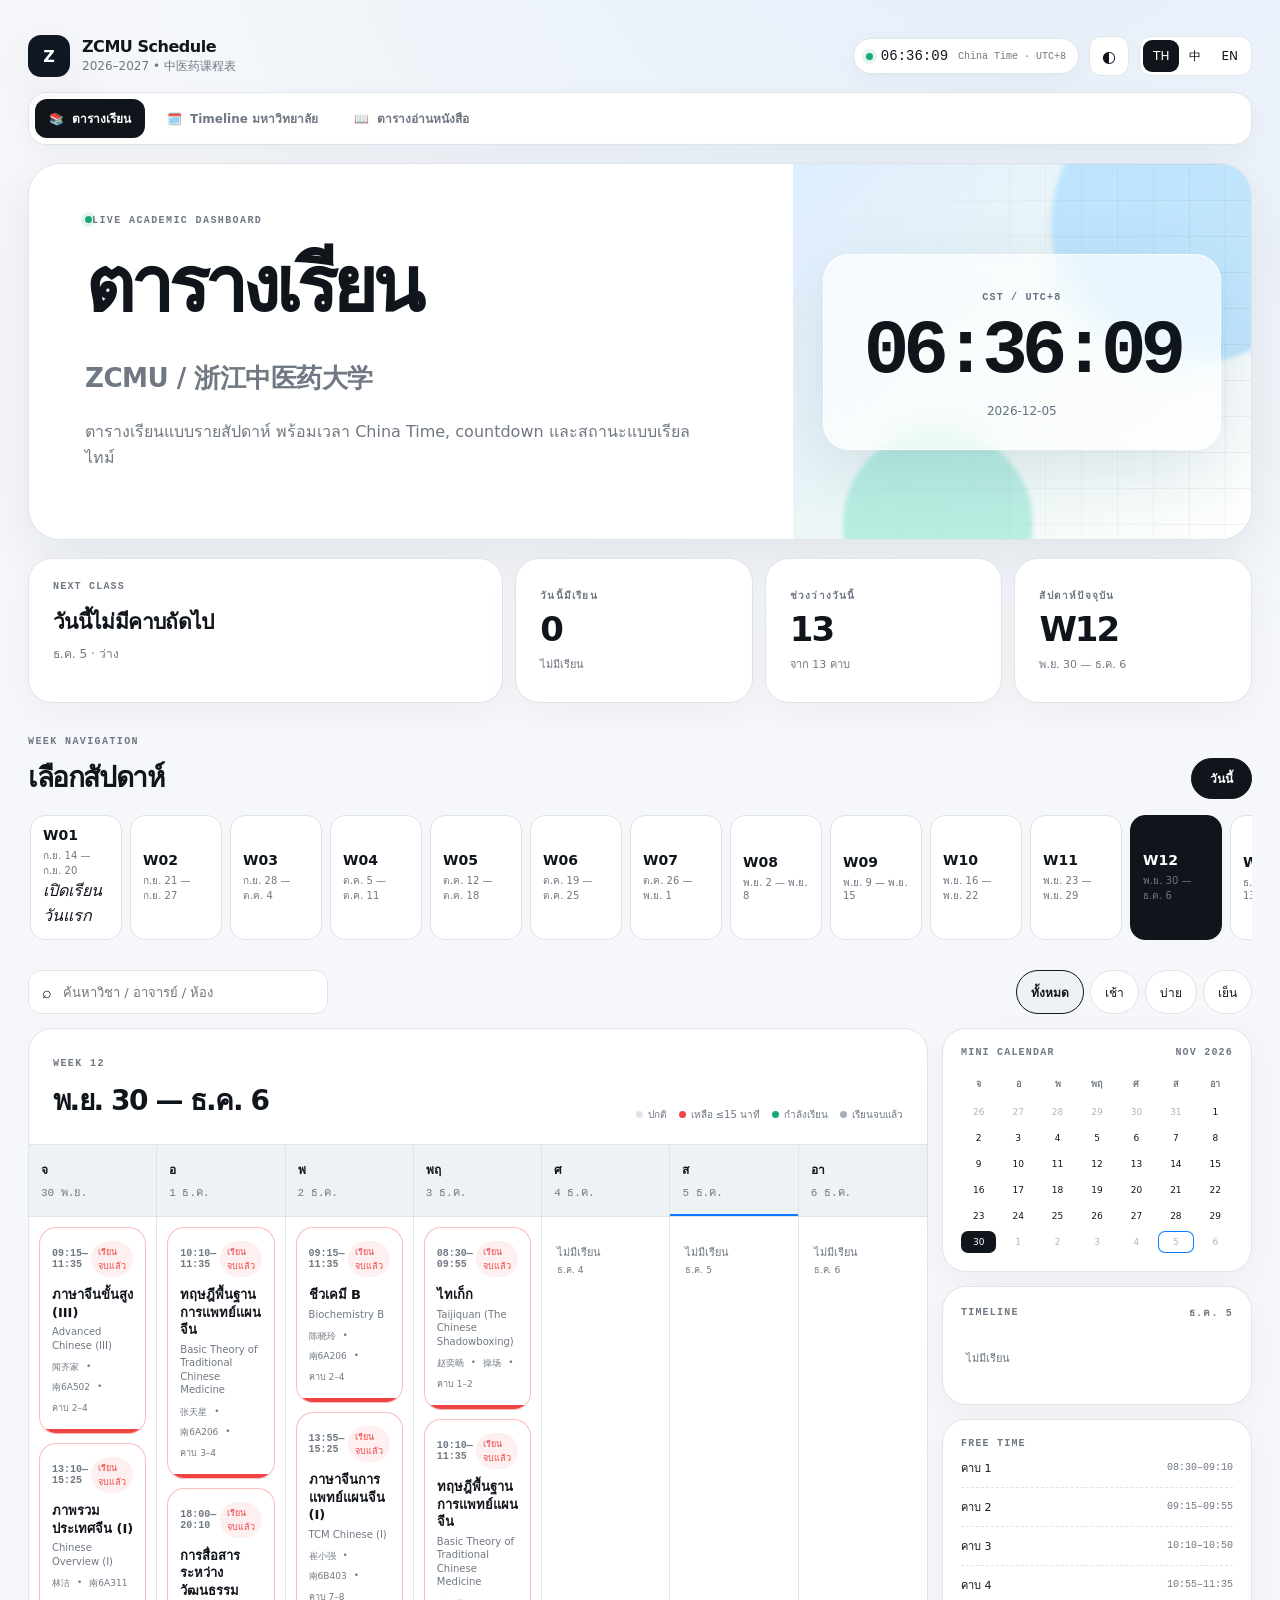
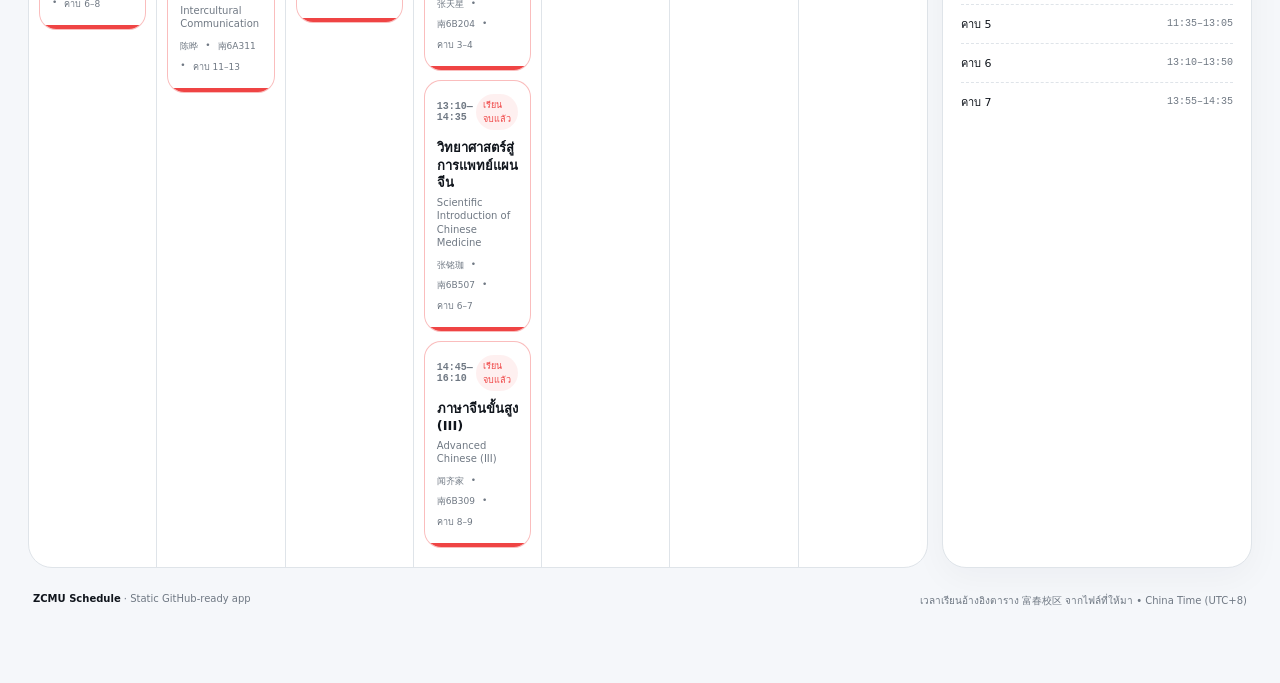
<file: index.html>
<!doctype html>
<html lang="th">
<head>
  <meta charset="utf-8">
  <meta name="viewport" content="width=device-width, initial-scale=1">
  <meta name="theme-color" content="#f7f8fa">
  <meta name="description" content="ZCMU 2026–2027 bilingual Thai / Chinese class schedule">
  <title>ZCMU Schedule • 2026–2027</title>
  <link rel="stylesheet" href="styles.css">
</head>
<body>
  <div class="app-shell">
    <header class="topbar">
      <div class="brand">
        <div class="brand-mark">Z</div>
        <div>
          <div class="brand-title">ZCMU Schedule</div>
          <div class="brand-sub">2026–2027 • 中医药课程表</div>
        </div>
      </div>
      <div class="top-actions">
        <div class="china-clock" title="China Standard Time / UTC+8">
          <span class="clock-dot"></span>
          <span id="chinaClock">--:--:--</span>
          <small>China Time · UTC+8</small>
        </div>
        <button class="icon-btn" id="themeBtn" aria-label="Toggle theme">◐</button>
        <div class="segmented" id="langSwitch">
          <button data-lang="th">TH</button>
          <button data-lang="zh">中</button>
          <button data-lang="en">EN</button>
        </div>
      </div>
    </header>

    <nav class="page-nav" aria-label="Main navigation">
      <a class="page-nav-link active" href="index.html">📚 <span>ตารางเรียน</span></a>
      <a class="page-nav-link" href="timeline.html">🗓️ <span>Timeline มหาวิทยาลัย</span></a>
      <a class="page-nav-link" href="study.html">📖 <span>ตารางอ่านหนังสือ</span></a>
    </nav>

    <main>
      <section class="hero">
        <div class="hero-copy">
          <div class="eyebrow"><span class="live-dot"></span><span data-i18n="eyebrow">LIVE ACADEMIC DASHBOARD</span></div>
          <h1><span data-i18n="title">ตารางเรียน</span><br><span class="muted">ZCMU / 浙江中医药大学</span></h1>
          <p data-i18n="subtitle">ตารางเรียนแบบรายสัปดาห์ พร้อมเวลา China Time, countdown และสถานะแบบเรียลไทม์</p>
        </div>
        <div class="hero-visual">
          <div class="orb orb-a"></div><div class="orb orb-b"></div>
          <div class="hero-grid"></div>
          <div class="hero-clock">
            <span class="hero-clock-label">CST / UTC+8</span>
            <strong id="heroTime">--:--</strong>
            <span id="heroDate">---</span>
          </div>
        </div>
      </section>

      <section class="dashboard-grid">
        <article class="next-card glass">
          <div class="card-kicker" data-i18n="nextClass">NEXT CLASS</div>
          <div id="nextClassContent" class="next-content"></div>
        </article>
        <article class="stat-card">
          <span class="stat-label" data-i18n="todayClasses">วันนี้มีเรียน</span>
          <strong id="todayCount">0</strong>
          <span id="todayMeta" class="stat-meta">—</span>
        </article>
        <article class="stat-card">
          <span class="stat-label" data-i18n="freeSlots">ช่วงว่างวันนี้</span>
          <strong id="freeCount">0</strong>
          <span class="stat-meta" data-i18n="freeHint">จาก 13 คาบ</span>
        </article>
        <article class="stat-card">
          <span class="stat-label" data-i18n="currentWeek">สัปดาห์ปัจจุบัน</span>
          <strong id="currentWeekStat">W--</strong>
          <span id="weekDateStat" class="stat-meta">—</span>
        </article>
      </section>

      <section class="controls-section">
        <div class="section-head">
          <div>
            <div class="eyebrow">WEEK NAVIGATION</div>
            <h2 data-i18n="weekSelector">เลือกสัปดาห์</h2>
          </div>
          <button class="today-btn" id="todayBtn" data-i18n="today">วันนี้</button>
        </div>
        <div class="week-scroller" id="weekScroller"></div>
      </section>

      <section class="toolbar">
        <label class="search">
          <span>⌕</span>
          <input id="searchInput" type="search" data-i18n-placeholder="search" placeholder="ค้นหาวิชา / อาจารย์ / ห้อง">
        </label>
        <div class="filter-group">
          <button class="filter active" data-filter="all" data-i18n="all">ทั้งหมด</button>
          <button class="filter" data-filter="morning" data-i18n="morning">เช้า</button>
          <button class="filter" data-filter="afternoon" data-i18n="afternoon">บ่าย</button>
          <button class="filter" data-filter="evening" data-i18n="evening">เย็น</button>
        </div>
      </section>

      <section class="schedule-layout">
        <div class="schedule-panel">
          <div class="timeline-head">
            <div class="week-title">
              <span class="eyebrow">WEEK <span id="weekLabel">02</span></span>
              <h2 id="weekTitle">Mon — Sun</h2>
            </div>
            <div class="legend">
              <span><i class="legend-dot normal"></i><span data-i18n="legendNormal">ปกติ</span></span>
              <span><i class="legend-dot soon"></i><span data-i18n="legendSoon">เหลือ ≤15 นาที</span></span>
              <span><i class="legend-dot live"></i><span data-i18n="legendLive">กำลังเรียน</span></span>
              <span><i class="legend-dot done"></i><span data-i18n="legendDone">เรียนจบแล้ว</span></span>
            </div>
          </div>
          <div class="days-grid" id="daysGrid"></div>
        </div>

        <aside class="side-panel">
          <div class="side-card">
            <div class="side-head"><span data-i18n="miniCalendar">MINI CALENDAR</span><span id="monthLabel">SEP</span></div>
            <div class="mini-calendar" id="miniCalendar"></div>
          </div>
          <div class="side-card">
            <div class="side-head"><span data-i18n="timeline">TIMELINE</span><span id="timelineDate">—</span></div>
            <div id="timelineList" class="timeline-list"></div>
          </div>
          <div class="side-card free-card">
            <div class="side-head"><span data-i18n="freeTime">FREE TIME</span></div>
            <div id="freeTimeContent"></div>
          </div>
        </aside>
      </section>
    </main>

    <footer>
      <div><strong>ZCMU Schedule</strong> · Static GitHub-ready app</div>
      <div data-i18n="footer">เวลาเรียนอ้างอิงตาราง 富春校区 จากไฟล์ที่ให้มา • China Time (UTC+8)</div>
    </footer>
  </div>

  <dialog id="courseDialog">
    <button class="dialog-close" id="dialogClose">×</button>
    <div id="dialogContent"></div>
  </dialog>

  <script src="data/schedule.js"></script>
  <script src="app.js"></script>
</body>
</html>
</file>
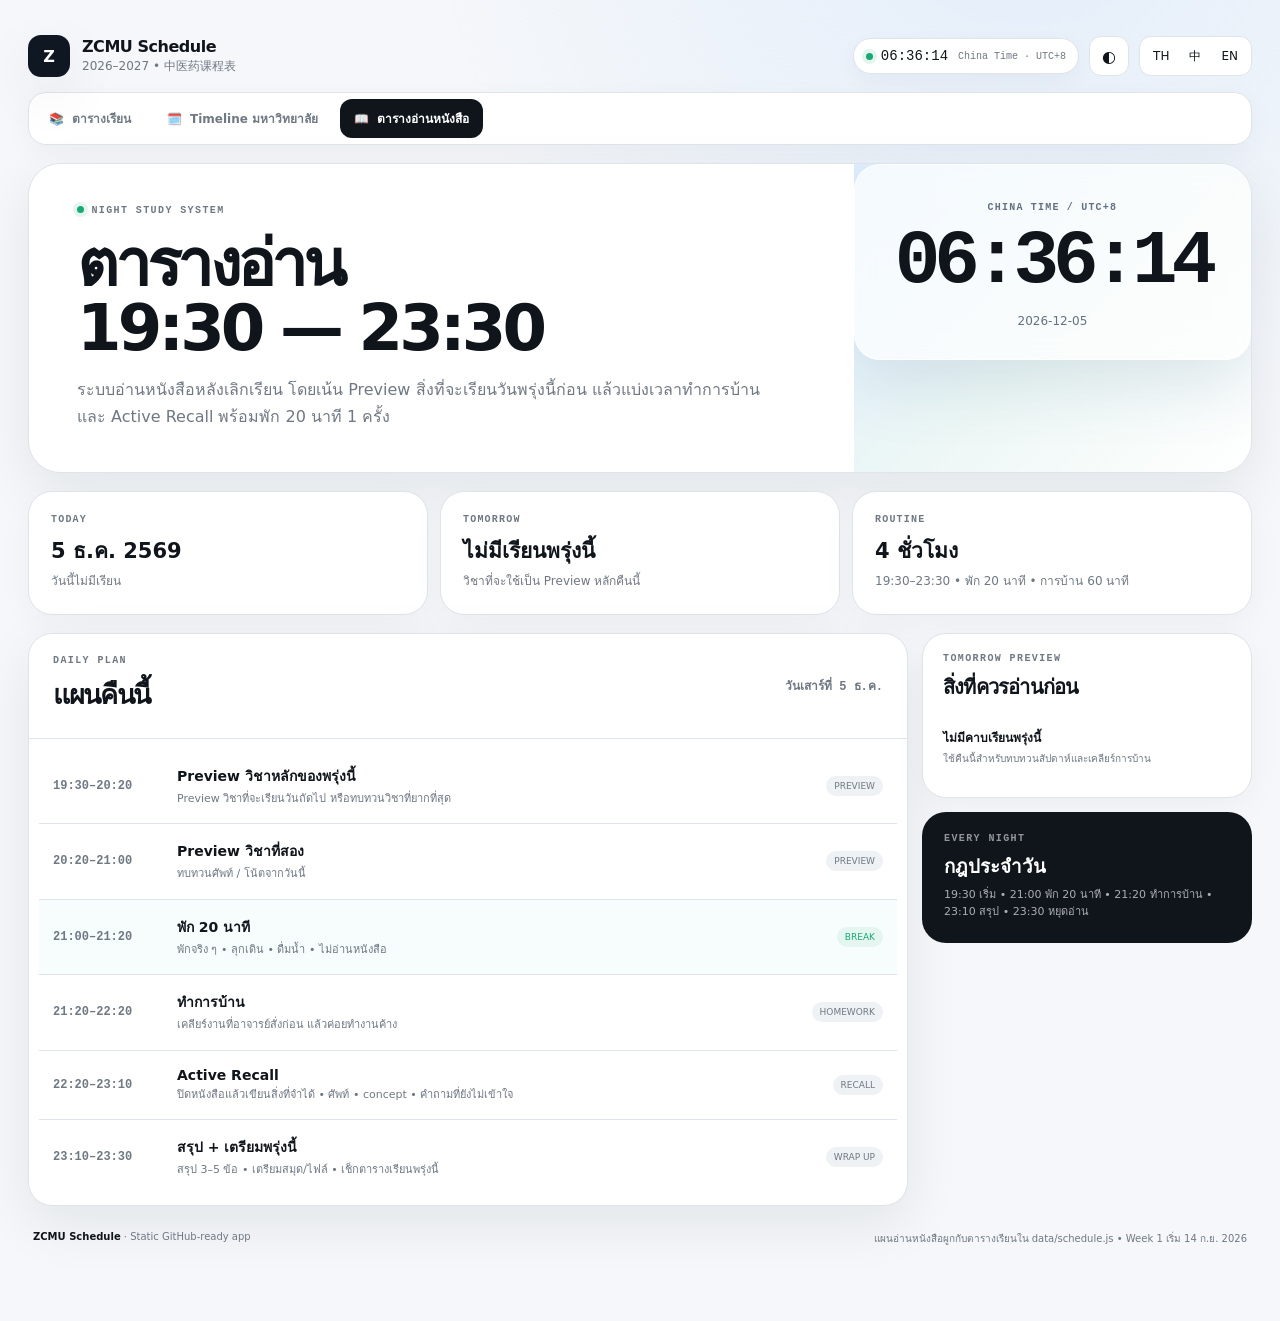
<file: study.html>
<!doctype html>
<html lang="th">
<head>
<meta charset="utf-8"><meta name="viewport" content="width=device-width,initial-scale=1">
<meta name="description" content="ZCMU nightly study plan 19:30–23:30">
<title>ZCMU • Study Plan</title><link rel="stylesheet" href="styles.css">
</head>
<body>
<div class="app-shell">
<header class="topbar">
  <a class="brand" href="index.html" style="text-decoration:none;color:inherit"><div class="brand-mark">Z</div><div><div class="brand-title">ZCMU Schedule</div><div class="brand-sub">2026–2027 • 中医药课程表</div></div></a>
  <div class="top-actions"><div class="china-clock"><span class="clock-dot"></span><span id="chinaClock">--:--:--</span><small>China Time · UTC+8</small></div><button class="icon-btn" id="themeBtn">◐</button><div class="segmented"><button>TH</button><button>中</button><button>EN</button></div></div>
</header>
<nav class="page-nav"><a class="page-nav-link" href="index.html">📚 <span>ตารางเรียน</span></a><a class="page-nav-link" href="timeline.html">🗓️ <span>Timeline มหาวิทยาลัย</span></a><a class="page-nav-link active" href="study.html">📖 <span>ตารางอ่านหนังสือ</span></a></nav>
<main>
<section class="page-hero">
 <div class="page-hero-copy"><div class="eyebrow"><span class="live-dot"></span> NIGHT STUDY SYSTEM</div><h1>ตารางอ่าน<br><span class="muted">19:30 — 23:30</span></h1><p>ระบบอ่านหนังสือหลังเลิกเรียน โดยเน้น Preview สิ่งที่จะเรียนวันพรุ่งนี้ก่อน แล้วแบ่งเวลาทำการบ้านและ Active Recall พร้อมพัก 20 นาที 1 ครั้ง</p></div>
 <div class="page-hero-visual"><div class="hero-clock" style="margin:auto"><span class="hero-clock-label">CHINA TIME / UTC+8</span><strong id="heroTime">--:--:--</strong><span id="heroDate">---</span></div></div>
</section>
<section class="data-grid">
 <article class="info-card"><div class="label">TODAY</div><h3 id="selectedDate">—</h3><p id="todaySummary">—</p></article>
 <article class="info-card"><div class="label">TOMORROW</div><h3 id="tomorrowSummary">—</h3><p>วิชาที่จะใช้เป็น Preview หลักคืนนี้</p></article>
 <article class="info-card"><div class="label">ROUTINE</div><h3>4 ชั่วโมง</h3><p>19:30–23:30 • พัก 20 นาที • การบ้าน 60 นาที</p></article>
</section>
<section class="study-layout">
 <div class="study-panel"><div class="study-head"><div><div class="eyebrow">DAILY PLAN</div><h2>แผนคืนนี้</h2></div><div class="study-date" id="planDate">—</div></div><div class="study-list" id="studyList"></div></div>
 <aside class="study-side">
  <div class="focus-card"><div class="eyebrow">TOMORROW PREVIEW</div><h3>สิ่งที่ควรอ่านก่อน</h3><div id="focusList"></div></div>
  <div class="routine-card"><div class="eyebrow">EVERY NIGHT</div><h3>กฎประจำวัน</h3><p>19:30 เริ่ม • 21:00 พัก 20 นาที • 21:20 ทำการบ้าน • 23:10 สรุป • 23:30 หยุดอ่าน</p></div>
 </aside>
</section>
</main>
<footer><div><strong>ZCMU Schedule</strong> · Static GitHub-ready app</div><div>แผนอ่านหนังสือผูกกับตารางเรียนใน data/schedule.js • Week 1 เริ่ม 14 ก.ย. 2026</div></footer>
</div>
<script src="data/schedule.js"></script>
<script>
(function(){
 const $=s=>document.querySelector(s), KEY='zcmuTheme'; let theme=localStorage.getItem(KEY)||'light'; document.documentElement.dataset.theme=theme;
 $('#themeBtn').onclick=()=>{theme=theme==='light'?'dark':'light';localStorage.setItem(KEY,theme);document.documentElement.dataset.theme=theme};
 const D=window.SCHEDULE_DATA, labels=['จันทร์','อังคาร','พุธ','พฤหัสบดี','ศุกร์','เสาร์','อาทิตย์'];
 function now(){return new Date(new Date().toLocaleString('en-US',{timeZone:'Asia/Shanghai'}))}
 function dateFor(w,d=1){return new Date(2026,8,14+(w-1)*7+(d-1))}
 function weekNow(n=now()){const start=new Date(2026,8,14);const diff=Math.floor((new Date(n.getFullYear(),n.getMonth(),n.getDate())-start)/86400000);return diff>=0&&diff<119?Math.floor(diff/7)+1:null}
 function dow(n){return ((n.getDay()+6)%7)+1}
 function active(w,d){return D.courses.flatMap(c=>c.occ.filter(o=>o.weeks.includes(w)&&o.d===d).map(o=>({...o,course:c}))).sort((a,b)=>a.start.localeCompare(b.start))}
 function label(c){return c.th||c.zh}
 function tomorrow(){const n=now(); const t=new Date(n); t.setDate(t.getDate()+1); return {date:t,w:weekNow(t),d:dow(t)} }
 function build(){const n=now(), w=weekNow(n); const t=tomorrow(); const tomorrowClasses=t.w?active(t.w,t.d):[]; const todayClasses=w?active(w,dow(n)):[];
  $('#selectedDate').textContent=n.toLocaleDateString('th-TH',{day:'numeric',month:'short',year:'numeric'}); $('#planDate').textContent=n.toLocaleDateString('th-TH',{weekday:'long',day:'numeric',month:'short'});
  $('#todaySummary').textContent=todayClasses.length?`${todayClasses.length} คาบวันนี้ • ${todayClasses.map(x=>x.start).join(' · ')}`:'วันนี้ไม่มีเรียน';
  $('#tomorrowSummary').textContent=tomorrowClasses.length?`${labels[t.d-1]} • ${tomorrowClasses.length} คาบ`:'ไม่มีเรียนพรุ่งนี้';
  const focus=$('#focusList'); focus.innerHTML=''; if(!tomorrowClasses.length){focus.innerHTML='<div class="focus-item"><strong>ไม่มีคาบเรียนพรุ่งนี้</strong><span>ใช้คืนนี้สำหรับทบทวนสัปดาห์และเคลียร์การบ้าน</span></div>'} else tomorrowClasses.slice(0,3).forEach((x,i)=>{const div=document.createElement('div');div.className='focus-item';div.innerHTML=`<strong>${i+1}. ${label(x.course)}</strong><span>${x.start}–${x.end} • ${x.room} • ${x.course.teacher||'—'}</span>`;focus.appendChild(div)});
  const blocks=[
   ['19:30–20:20','Preview วิชาหลักของพรุ่งนี้',tomorrowClasses[0]?`โฟกัส ${label(tomorrowClasses[0].course)} • อ่านภาพรวม + ศัพท์ + หัวข้อสำคัญ`:'Preview วิชาที่จะเรียนวันถัดไป หรือทบทวนวิชาที่ยากที่สุด','PREVIEW'],
   ['20:20–21:00','Preview วิชาที่สอง',tomorrowClasses[1]?`อ่าน ${label(tomorrowClasses[1].course)} แบบไม่ลงรายละเอียดมาก`:'ทบทวนศัพท์ / โน้ตจากวันนี้','PREVIEW'],
   ['21:00–21:20','พัก 20 นาที','พักจริง ๆ • ลุกเดิน • ดื่มน้ำ • ไม่อ่านหนังสือ','BREAK'],
   ['21:20–22:20','ทำการบ้าน','เคลียร์งานที่อาจารย์สั่งก่อน แล้วค่อยทำงานค้าง','HOMEWORK'],
   ['22:20–23:10','Active Recall','ปิดหนังสือแล้วเขียนสิ่งที่จำได้ • ศัพท์ • concept • คำถามที่ยังไม่เข้าใจ','RECALL'],
   ['23:10–23:30','สรุป + เตรียมพรุ่งนี้','สรุป 3–5 ข้อ • เตรียมสมุด/ไฟล์ • เช็กตารางเรียนพรุ่งนี้','WRAP UP']
  ];
  $('#studyList').innerHTML=blocks.map(b=>`<div class="study-block ${b[3]==='BREAK'?'break':''}"><div class="study-time">${b[0]}</div><div><div class="study-title">${b[1]}</div><div class="study-desc">${b[2]}</div></div><span class="study-tag">${b[3]}</span></div>`).join('');
 }
 function clock(){const n=now();const time=n.toLocaleTimeString('en-GB',{hour12:false});$('#chinaClock').textContent=time;$('#heroTime').textContent=time;$('#heroDate').textContent=n.toLocaleDateString('en-CA');}
 build();clock();setInterval(clock,1000);setInterval(build,60000);
})();
</script>
</body></html>
</file>
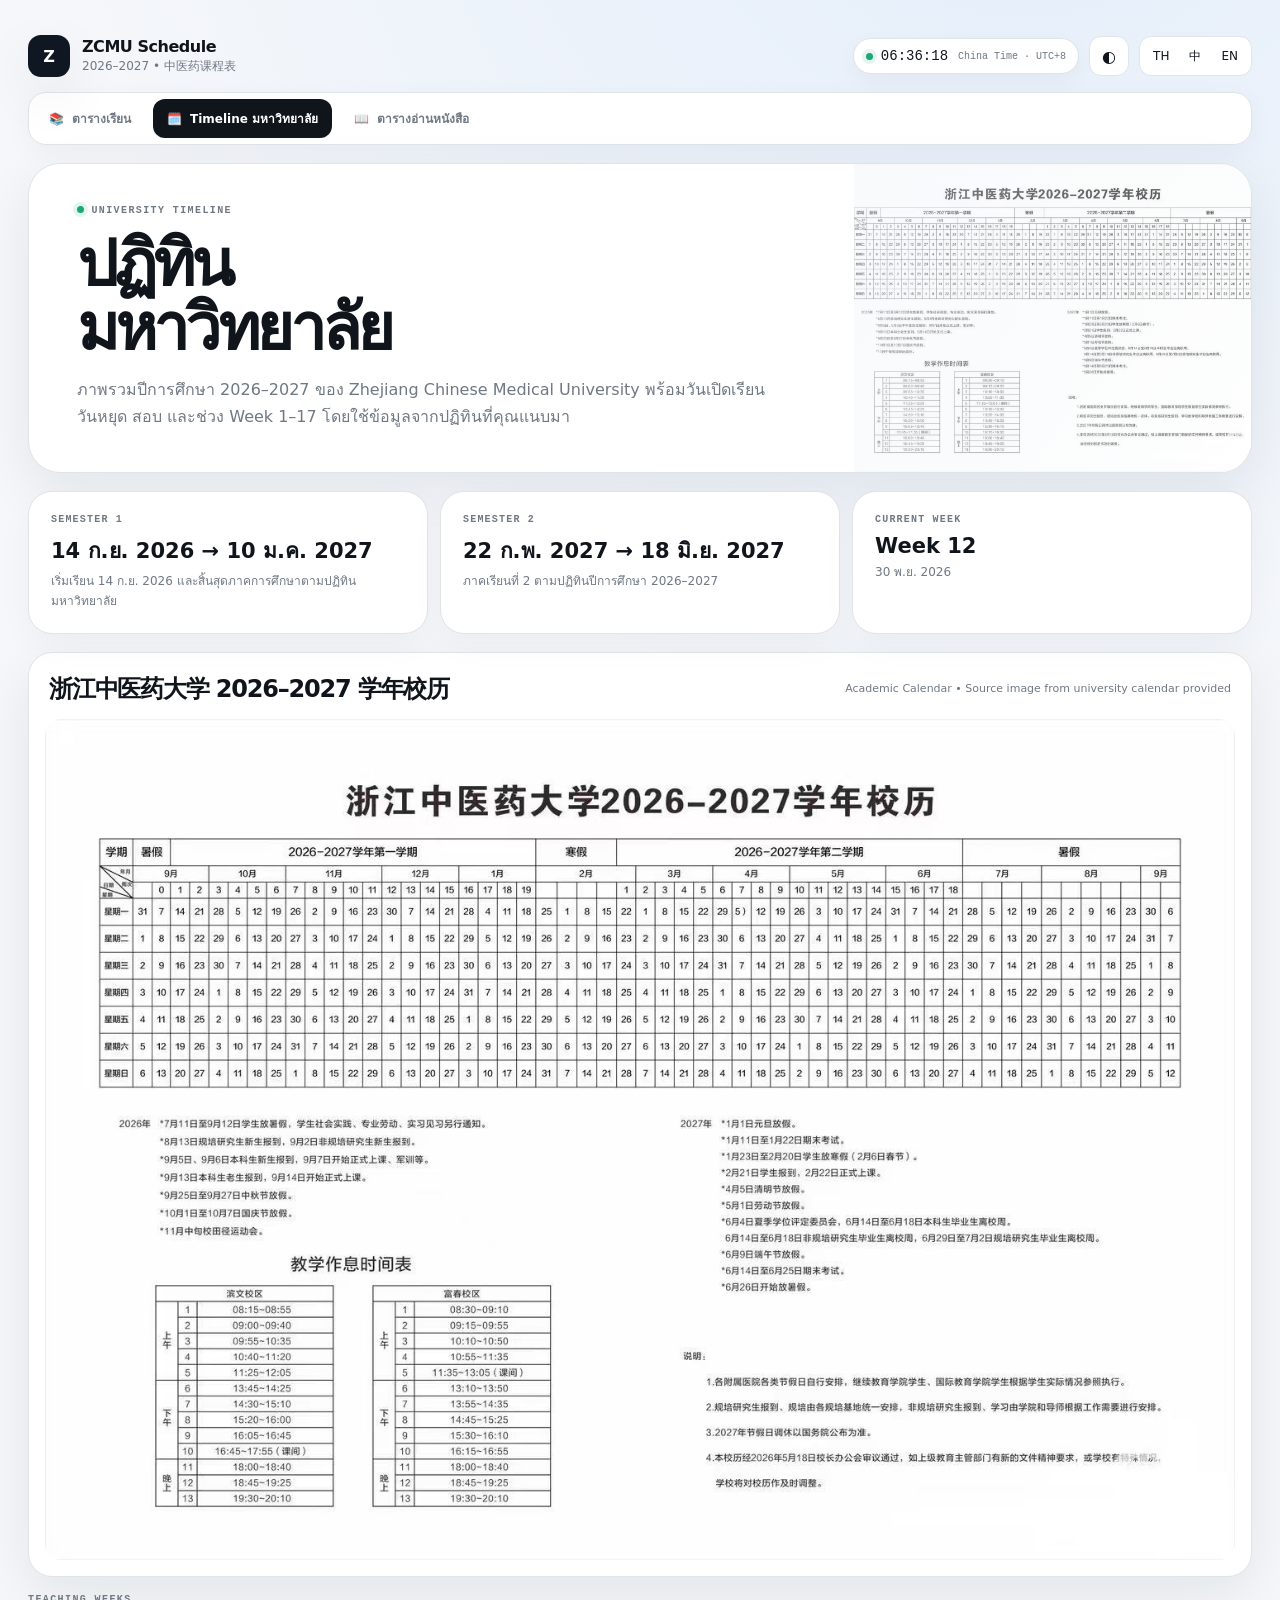
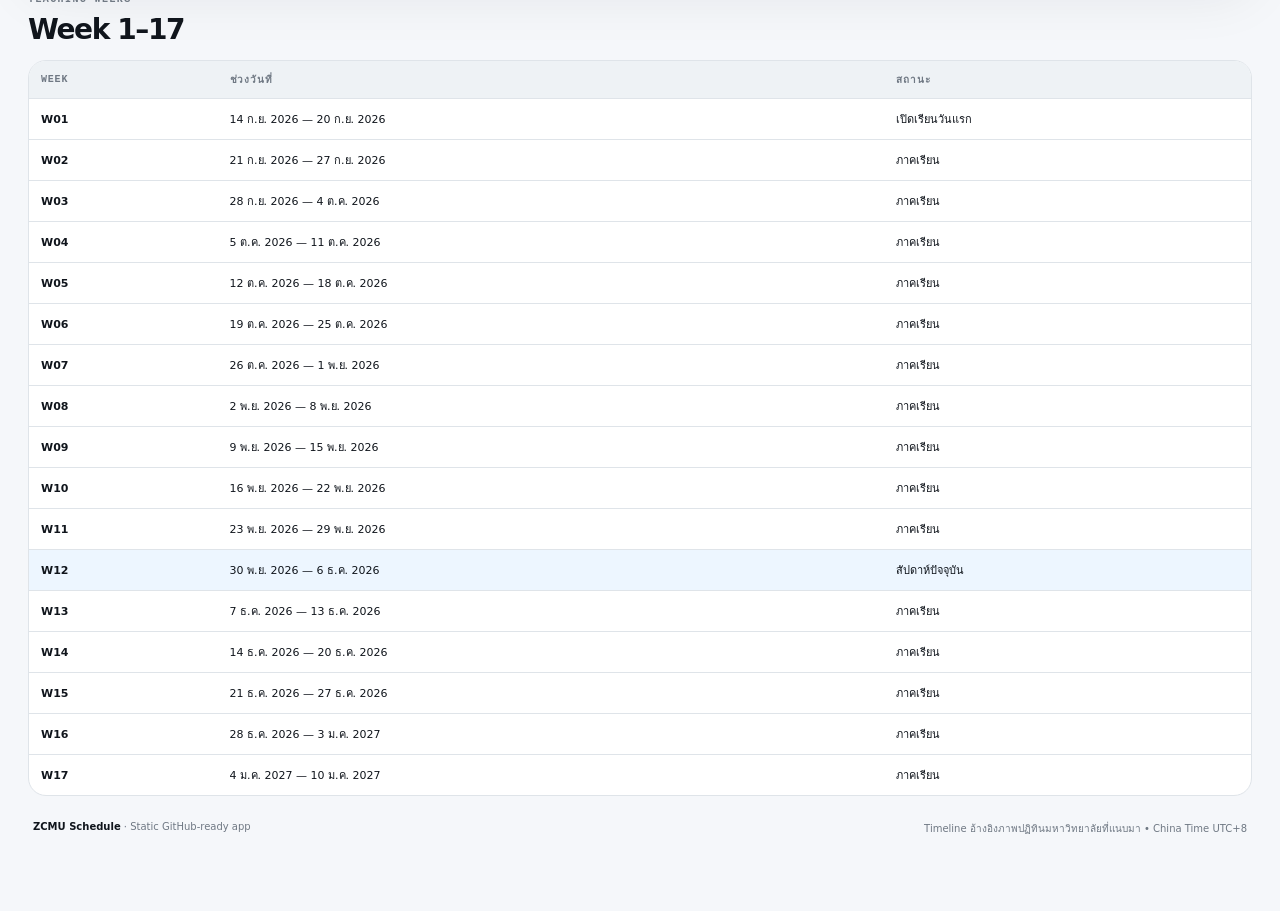
<file: timeline.html>
<!doctype html>
<html lang="th">
<head>
  <meta charset="utf-8"><meta name="viewport" content="width=device-width,initial-scale=1">
  <meta name="description" content="ZCMU 2026–2027 academic timeline">
  <title>ZCMU • University Timeline</title><link rel="stylesheet" href="styles.css">
</head>
<body>
<div class="app-shell">
<header class="topbar">
  <a class="brand" href="index.html" style="text-decoration:none;color:inherit">
    <div class="brand-mark">Z</div><div><div class="brand-title">ZCMU Schedule</div><div class="brand-sub">2026–2027 • 中医药课程表</div></div>
  </a>
  <div class="top-actions">
    <div class="china-clock"><span class="clock-dot"></span><span id="chinaClock">--:--:--</span><small>China Time · UTC+8</small></div>
    <button class="icon-btn" id="themeBtn" aria-label="Toggle theme">◐</button>
    <div class="segmented"><button>TH</button><button>中</button><button>EN</button></div>
  </div>
</header>
<nav class="page-nav"><a class="page-nav-link" href="index.html">📚 <span>ตารางเรียน</span></a><a class="page-nav-link active" href="timeline.html">🗓️ <span>Timeline มหาวิทยาลัย</span></a><a class="page-nav-link" href="study.html">📖 <span>ตารางอ่านหนังสือ</span></a></nav>
<main>
<section class="page-hero">
  <div class="page-hero-copy"><div class="eyebrow"><span class="live-dot"></span> UNIVERSITY TIMELINE</div><h1>ปฏิทิน<br><span class="muted">มหาวิทยาลัย</span></h1><p>ภาพรวมปีการศึกษา 2026–2027 ของ Zhejiang Chinese Medical University พร้อมวันเปิดเรียน วันหยุด สอบ และช่วง Week 1–17 โดยใช้ข้อมูลจากปฏิทินที่คุณแนบมา</p></div>
  <div class="page-hero-visual"><img src="assets/academic-calendar.jpg" alt="ZCMU Academic Calendar 2026–2027"><div class="page-hero-overlay"></div></div>
</section>
<section class="data-grid">
  <article class="info-card"><div class="label">SEMESTER 1</div><h3>14 ก.ย. 2026 → 10 ม.ค. 2027</h3><p>เริ่มเรียน 14 ก.ย. 2026 และสิ้นสุดภาคการศึกษาตามปฏิทินมหาวิทยาลัย</p></article>
  <article class="info-card"><div class="label">SEMESTER 2</div><h3>22 ก.พ. 2027 → 18 มิ.ย. 2027</h3><p>ภาคเรียนที่ 2 ตามปฏิทินปีการศึกษา 2026–2027</p></article>
  <article class="info-card"><div class="label">CURRENT WEEK</div><h3 id="currentWeekText">Week 1</h3><p id="currentDateText">—</p></article>
</section>
<section class="calendar-frame">
  <div class="calendar-caption"><h2>浙江中医药大学 2026–2027 学年校历</h2><span>Academic Calendar • Source image from university calendar provided</span></div>
  <img src="assets/academic-calendar.jpg" alt="Academic calendar 2026-2027">
</section>
<section style="margin-top:18px">
  <div class="section-head"><div><div class="eyebrow">TEACHING WEEKS</div><h2>Week 1–17</h2></div></div>
  <table class="week-table"><thead><tr><th>WEEK</th><th>ช่วงวันที่</th><th>สถานะ</th></tr></thead><tbody id="weekTable"></tbody></table>
</section>
</main>
<footer><div><strong>ZCMU Schedule</strong> · Static GitHub-ready app</div><div>Timeline อ้างอิงภาพปฏิทินมหาวิทยาลัยที่แนบมา • China Time UTC+8</div></footer>
</div>
<script>
(function(){
 const $=s=>document.querySelector(s); const KEY='zcmuTheme';
 let theme=localStorage.getItem(KEY)||'light'; document.documentElement.dataset.theme=theme;
 $('#themeBtn').onclick=()=>{theme=theme==='light'?'dark':'light';localStorage.setItem(KEY,theme);document.documentElement.dataset.theme=theme};
 function now(){return new Date(new Date().toLocaleString('en-US',{timeZone:'Asia/Shanghai'}))}
 function clock(){const n=now();$('#chinaClock').textContent=n.toLocaleTimeString('en-GB',{hour12:false})}
 function dateFor(w,d=1){return new Date(2026,8,14+(w-1)*7+(d-1))}
 function weekNow(){const n=now(),start=new Date(2026,8,14);const diff=Math.floor((new Date(n.getFullYear(),n.getMonth(),n.getDate())-start)/86400000);return diff>=0&&diff<119?Math.floor(diff/7)+1:null}
 const months=['ม.ค.','ก.พ.','มี.ค.','เม.ย.','พ.ค.','มิ.ย.','ก.ค.','ส.ค.','ก.ย.','ต.ค.','พ.ย.','ธ.ค.'];
 const wn=weekNow()||1; $('#currentWeekText').textContent='Week '+wn; $('#currentDateText').textContent=dateFor(wn).getDate()+' '+months[dateFor(wn).getMonth()]+' '+dateFor(wn).getFullYear();
 const body=$('#weekTable'); for(let w=1;w<=17;w++){const a=dateFor(w),b=dateFor(w,7);const tr=document.createElement('tr'); if(w===wn)tr.className='current'; tr.innerHTML=`<td><strong>W${String(w).padStart(2,'0')}</strong></td><td>${a.getDate()} ${months[a.getMonth()]} ${a.getFullYear()} — ${b.getDate()} ${months[b.getMonth()]} ${b.getFullYear()}</td><td>${w===1?'เปิดเรียนวันแรก':w===wn?'สัปดาห์ปัจจุบัน':'ภาคเรียน'}</td>`;body.appendChild(tr)}
 clock();setInterval(clock,1000);
})();
</script>
</body></html>
</file>
<file: styles.css>
:root{
  --bg:#f5f7fa;--surface:#fff;--surface-2:#eef2f5;--text:#10151c;--muted:#6f7883;
  --line:#dfe4e9;--accent:#0b7cff;--accent-2:#62d6c5;--green:#19a974;--red:#ef4444;
  --shadow:0 18px 55px rgba(18,29,43,.08);--radius:24px;--radius-sm:16px;
  --mono:"SFMono-Regular",Consolas,"Liberation Mono",monospace;
}
[data-theme="dark"]{
  --bg:#090c10;--surface:#11161d;--surface-2:#171d25;--text:#f3f6f8;--muted:#98a3af;
  --line:#28313c;--accent:#5aa9ff;--accent-2:#58d8c7;--green:#37d39b;--red:#ff6666;
  --shadow:0 20px 60px rgba(0,0,0,.25);
}
*{box-sizing:border-box}html{scroll-behavior:smooth}
body{margin:0;background:radial-gradient(circle at 80% -10%,rgba(11,124,255,.08),transparent 34%),var(--bg);color:var(--text);font-family:Inter,"Noto Sans Thai","Noto Sans SC",system-ui,-apple-system,BlinkMacSystemFont,"Segoe UI",sans-serif}
button,input{font:inherit}button{cursor:pointer;color:inherit}button:focus-visible,input:focus-visible{outline:2px solid var(--accent);outline-offset:2px}
.app-shell{max-width:1440px;margin:auto;padding:20px 28px 50px}.topbar{height:72px;display:flex;align-items:center;justify-content:space-between;gap:20px}
.brand{display:flex;align-items:center;gap:12px}.brand-mark{width:42px;height:42px;border-radius:13px;display:grid;place-items:center;background:#0f1722;color:white;font-weight:800;box-shadow:var(--shadow)}
.brand-title{font-weight:800;letter-spacing:-.03em}.brand-sub{font-size:12px;color:var(--muted);margin-top:2px}
.top-actions{display:flex;align-items:center;gap:10px}.china-clock{display:flex;align-items:center;gap:8px;font-family:var(--mono);font-size:14px;background:var(--surface);border:1px solid var(--line);padding:9px 12px;border-radius:999px;box-shadow:0 8px 25px rgba(18,29,43,.04)}.china-clock small{font-family:inherit;color:var(--muted);font-size:10px;margin-left:2px}.clock-dot,.live-dot{width:7px;height:7px;background:var(--green);border-radius:50%;box-shadow:0 0 0 4px rgba(25,169,116,.12);display:inline-block}.icon-btn,.segmented{border:1px solid var(--line);background:var(--surface);border-radius:12px;height:40px}.icon-btn{width:40px}.segmented{display:flex;padding:3px}.segmented button{border:0;background:transparent;border-radius:9px;padding:0 10px;font-size:12px}.segmented button.active{background:var(--text);color:var(--surface)}
.hero{display:grid;grid-template-columns:1.25fr .75fr;min-height:320px;background:var(--surface);border:1px solid var(--line);border-radius:32px;overflow:hidden;box-shadow:var(--shadow);margin:18px 0 18px}.hero-copy{padding:52px 56px}.eyebrow{font:700 10px/1 var(--mono);letter-spacing:.14em;color:var(--muted);text-transform:uppercase}.hero h1{font-size:clamp(44px,6vw,82px);line-height:.98;letter-spacing:-.065em;margin:22px 0 20px}.hero h1 .muted{font-size:.34em;letter-spacing:-.02em;color:var(--muted)}.hero p{max-width:620px;color:var(--muted);font-size:16px;line-height:1.65}.hero-visual{position:relative;overflow:hidden;background:linear-gradient(135deg,#dfeeff,#edf7f5 52%,#fff);display:grid;place-items:center}.hero-grid{position:absolute;inset:0;background-image:linear-gradient(rgba(0,0,0,.05) 1px,transparent 1px),linear-gradient(90deg,rgba(0,0,0,.05) 1px,transparent 1px);background-size:36px 36px;mask-image:linear-gradient(90deg,transparent,#000)}.orb{position:absolute;border-radius:50%;filter:blur(2px);opacity:.65}.orb-a{width:280px;height:280px;background:#a8dcff;right:-80px;top:-80px}.orb-b{width:190px;height:190px;background:#9de8d7;left:50px;bottom:-80px}.hero-clock{position:relative;z-index:2;background:rgba(255,255,255,.65);backdrop-filter:blur(16px);border:1px solid rgba(255,255,255,.8);border-radius:26px;padding:30px 40px;text-align:center;box-shadow:0 20px 70px rgba(41,91,130,.14)}.hero-clock-label{font:700 10px var(--mono);color:#637182;letter-spacing:.12em}.hero-clock strong{display:block;font:700 clamp(46px,6vw,76px)/1 var(--mono);letter-spacing:-.08em;margin:10px 0}.hero-clock span:last-child{font-size:12px;color:#637182}
.dashboard-grid{display:grid;grid-template-columns:2fr 1fr 1fr 1fr;gap:12px}.glass,.stat-card,.side-card{background:var(--surface);border:1px solid var(--line);box-shadow:0 10px 35px rgba(18,29,43,.04);border-radius:var(--radius)}.next-card{padding:22px 24px;min-height:145px}.card-kicker,.stat-label{font:700 10px var(--mono);letter-spacing:.12em;color:var(--muted)}.next-content{margin-top:13px}.next-main{display:flex;justify-content:space-between;gap:20px;align-items:center}.next-name{font-size:21px;font-weight:800;letter-spacing:-.03em}.next-meta{color:var(--muted);font-size:12px;margin-top:6px}.countdown{font:700 26px var(--mono);white-space:nowrap}.countdown.live{color:var(--green)}.stat-card{padding:22px 24px;display:flex;flex-direction:column;justify-content:center;min-height:145px}.stat-card strong{font-size:34px;letter-spacing:-.06em;margin:6px 0}.stat-meta{font-size:11px;color:var(--muted)}
.controls-section{margin-top:34px}.section-head,.timeline-head,.side-head{display:flex;align-items:end;justify-content:space-between;gap:20px}.section-head h2,.timeline-head h2{margin:8px 0 0;font-size:28px;letter-spacing:-.05em}.today-btn{border:1px solid var(--text);background:var(--text);color:var(--surface);border-radius:999px;padding:10px 18px;font-weight:700;font-size:12px}.week-scroller{display:flex;gap:8px;overflow-x:auto;padding:16px 2px 5px;scrollbar-width:none}.week-scroller::-webkit-scrollbar{display:none}.week-btn{min-width:92px;border:1px solid var(--line);background:var(--surface);border-radius:15px;padding:11px 12px;text-align:left}.week-btn strong{display:block;font-size:14px}.week-btn span{display:block;color:var(--muted);font-size:10px;margin-top:5px}.week-btn.active{background:var(--text);color:var(--surface);border-color:var(--text)}.week-btn.today:not(.active){border-color:var(--accent)}
.toolbar{display:flex;justify-content:space-between;gap:12px;margin:25px 0 14px}.search{display:flex;align-items:center;gap:9px;background:var(--surface);border:1px solid var(--line);border-radius:13px;padding:0 13px;min-width:300px}.search input{border:0;outline:0;background:transparent;width:100%;height:42px;color:var(--text);font-size:13px}.filter-group{display:flex;gap:6px}.filter{border:1px solid var(--line);background:var(--surface);border-radius:999px;padding:0 14px;font-size:12px}.filter.active{background:var(--surface-2);border-color:var(--text);font-weight:700}
.schedule-layout{display:grid;grid-template-columns:minmax(0,1fr) 310px;gap:14px}.schedule-panel{background:var(--surface);border:1px solid var(--line);border-radius:var(--radius);overflow:hidden}.timeline-head{padding:22px 24px;border-bottom:1px solid var(--line);align-items:flex-end}.legend{display:flex;flex-wrap:wrap;gap:12px;font-size:10px;color:var(--muted)}.legend>span{display:flex;align-items:center;gap:5px}.legend-dot{width:7px;height:7px;border-radius:50%;background:var(--line)}.legend-dot.soon{background:var(--red)}.legend-dot.live{background:var(--green)}.legend-dot.done{background:#a7afb8}
.days-grid{display:grid;grid-template-columns:repeat(7,minmax(120px,1fr));overflow-x:auto}.day-column{min-width:120px;border-right:1px solid var(--line)}.day-column:last-child{border-right:0}.day-header{padding:15px 12px;background:var(--surface-2);border-bottom:1px solid var(--line)}.day-header .dow{font-weight:800;font-size:12px}.day-header .date{font:11px var(--mono);color:var(--muted);margin-top:4px}.day-header.today{box-shadow:inset 0 -2px var(--accent)}.day-body{padding:10px;min-height:430px}.empty{color:var(--muted);font-size:11px;padding:18px 5px;line-height:1.5}.class-card{position:relative;border:1px solid var(--line);border-radius:17px;padding:13px 12px 18px;margin-bottom:9px;background:var(--surface);transition:.2s ease;cursor:pointer;overflow:hidden}.class-card:hover{transform:translateY(-2px);box-shadow:0 10px 25px rgba(18,29,43,.08)}.class-card.past{opacity:.46}.class-card.soon{border-color:rgba(239,68,68,.55);animation:blink 1.25s infinite}.class-card.live{border-color:rgba(25,169,116,.65);box-shadow:0 0 0 1px rgba(25,169,116,.08),0 12px 30px rgba(25,169,116,.1)}.class-card.done{border-color:rgba(239,68,68,.35)}.class-card .status-line{display:flex;justify-content:space-between;align-items:center;margin-bottom:9px}.time{font:700 10px var(--mono);color:var(--muted)}.status-chip{font-size:9px;padding:4px 7px;border-radius:999px;background:var(--surface-2);color:var(--muted)}.status-chip.soon,.status-chip.done{color:var(--red);background:rgba(239,68,68,.08)}.status-chip.live{color:var(--green);background:rgba(25,169,116,.08)}.class-title{font-size:13px;font-weight:800;line-height:1.35}.class-en{font-size:10px;color:var(--muted);margin-top:4px;line-height:1.35}.class-meta{display:flex;gap:7px;flex-wrap:wrap;color:var(--muted);font-size:9px;margin-top:9px}.progress{height:4px;background:var(--surface-2);position:absolute;bottom:0;left:0;right:0}.progress i{display:block;height:100%;width:0;background:var(--accent);transition:width .5s}.class-card.live .progress i{background:var(--green)}.class-card.done .progress i{background:var(--red);width:100%}
.side-panel{display:flex;flex-direction:column;gap:14px}.side-card{padding:18px}.side-head{font:700 10px var(--mono);letter-spacing:.12em;color:var(--muted);align-items:center}.mini-calendar{display:grid;grid-template-columns:repeat(7,1fr);gap:4px;margin-top:13px}.cal-dow,.cal-day{font-size:9px;text-align:center;padding:6px 2px;border-radius:7px}.cal-dow{color:var(--muted);font-weight:700}.cal-day{cursor:pointer}.cal-day:hover{background:var(--surface-2)}.cal-day.muted{color:#aeb5bd}.cal-day.selected{background:var(--text);color:var(--surface)}.cal-day.today{box-shadow:inset 0 0 0 1px var(--accent)}.timeline-list{margin-top:13px}.timeline-item{display:grid;grid-template-columns:52px 1fr;gap:10px;padding:8px 0;border-bottom:1px dashed var(--line);font-size:10px}.timeline-item:last-child{border-bottom:0}.timeline-time{font:700 9px var(--mono);color:var(--muted)}.timeline-name{font-weight:700}.free-card{flex:1}.free-pill{display:flex;justify-content:space-between;align-items:center;padding:10px 0;border-bottom:1px dashed var(--line);font-size:11px}.free-pill:last-child{border-bottom:0}.free-pill span:last-child{color:var(--muted);font:10px var(--mono)}
footer{display:flex;justify-content:space-between;gap:20px;color:var(--muted);font-size:10px;padding:25px 5px}footer strong{color:var(--text)}
dialog{border:0;border-radius:24px;background:var(--surface);color:var(--text);width:min(560px,calc(100% - 28px));padding:28px;box-shadow:0 30px 100px rgba(0,0,0,.25)}dialog::backdrop{background:rgba(5,10,15,.45);backdrop-filter:blur(5px)}.dialog-close{position:absolute;right:16px;top:14px;border:0;background:var(--surface-2);border-radius:50%;width:32px;height:32px;font-size:22px}.detail-kicker{font:700 10px var(--mono);color:var(--muted);letter-spacing:.12em}.detail-title{font-size:30px;line-height:1.05;letter-spacing:-.05em;margin:10px 0}.detail-en{color:var(--muted);font-size:13px}.detail-grid{display:grid;grid-template-columns:1fr 1fr;gap:10px;margin-top:20px}.detail-box{background:var(--surface-2);border-radius:14px;padding:13px}.detail-box span{display:block;font-size:9px;color:var(--muted);text-transform:uppercase}.detail-box strong{display:block;margin-top:5px;font-size:13px}
@keyframes blink{0%,100%{box-shadow:0 0 0 0 rgba(239,68,68,.03)}50%{box-shadow:0 0 0 5px rgba(239,68,68,.10)}}
@media(max-width:1050px){.dashboard-grid{grid-template-columns:1.5fr 1fr 1fr}.dashboard-grid .stat-card:last-child{grid-column:span 1}.schedule-layout{grid-template-columns:1fr}.side-panel{display:grid;grid-template-columns:1fr 1fr}.free-card{grid-column:span 2}.hero{grid-template-columns:1fr}.hero-visual{min-height:220px}.days-grid{overflow-x:auto}}
@media(max-width:720px){.app-shell{padding:12px 12px 35px}.topbar{height:auto;align-items:flex-start}.china-clock small{display:none}.top-actions{flex-wrap:wrap;justify-content:flex-end}.hero-copy{padding:34px 25px}.hero h1{font-size:54px}.hero-visual{min-height:180px}.dashboard-grid{grid-template-columns:1fr 1fr}.next-card{grid-column:span 2}.stat-card{min-height:120px;padding:18px}.toolbar{flex-direction:column}.search{min-width:0}.filter-group{overflow:auto}.filter{height:36px;white-space:nowrap}.schedule-layout{grid-template-columns:1fr}.side-panel{grid-template-columns:1fr}.free-card{grid-column:auto}.legend{display:none}.timeline-head{align-items:flex-start}.days-grid{grid-template-columns:repeat(7,145px)}footer{flex-direction:column}.brand-sub{display:none}}

/* Shared multi-page navigation + added pages */
.page-nav{display:flex;gap:8px;align-items:center;margin:0 0 18px;padding:6px;background:var(--surface);border:1px solid var(--line);border-radius:18px;box-shadow:0 8px 28px rgba(18,29,43,.04);overflow:auto}
.page-nav-link{display:inline-flex;align-items:center;gap:8px;padding:10px 14px;border-radius:12px;color:var(--muted);text-decoration:none;font-size:12px;font-weight:700;white-space:nowrap}
.page-nav-link:hover{background:var(--surface-2);color:var(--text)}
.page-nav-link.active{background:var(--text);color:var(--surface)}
.page-hero{display:grid;grid-template-columns:1.35fr .65fr;min-height:250px;background:var(--surface);border:1px solid var(--line);border-radius:32px;overflow:hidden;box-shadow:var(--shadow);margin:18px 0}
.page-hero-copy{padding:42px 48px}.page-hero h1{font-size:clamp(38px,5vw,66px);line-height:1;letter-spacing:-.06em;margin:16px 0}.page-hero p{max-width:700px;color:var(--muted);line-height:1.7;margin:0}
.page-hero-visual{position:relative;min-height:250px;overflow:hidden;background:linear-gradient(135deg,#dfeeff,#edf7f5 52%,#fff)}
.page-hero-visual img{width:100%;height:100%;object-fit:cover;opacity:.86}.page-hero-overlay{position:absolute;inset:0;background:linear-gradient(90deg,rgba(245,247,250,.35),rgba(245,247,250,.05))}
[data-theme="dark"] .page-hero-visual{background:#101722}.data-grid{display:grid;grid-template-columns:repeat(3,1fr);gap:12px;margin:18px 0}.info-card{background:var(--surface);border:1px solid var(--line);border-radius:var(--radius);padding:22px;box-shadow:0 10px 35px rgba(18,29,43,.04)}.info-card .label{font:700 10px var(--mono);letter-spacing:.12em;color:var(--muted)}.info-card h3{margin:9px 0 5px;font-size:21px}.info-card p{margin:0;color:var(--muted);font-size:12px;line-height:1.6}
.calendar-frame{background:var(--surface);border:1px solid var(--line);border-radius:var(--radius);padding:16px;box-shadow:var(--shadow);overflow:hidden}.calendar-frame img{display:block;width:100%;height:auto;border-radius:16px}.calendar-caption{display:flex;justify-content:space-between;gap:16px;align-items:center;margin:0 0 14px;padding:4px 4px 0}.calendar-caption h2{margin:0;font-size:24px;letter-spacing:-.05em}.calendar-caption span{color:var(--muted);font-size:11px}
.week-table{width:100%;border-collapse:separate;border-spacing:0;overflow:hidden;border:1px solid var(--line);border-radius:18px;background:var(--surface);margin-top:14px}.week-table th,.week-table td{padding:11px 12px;text-align:left;border-bottom:1px solid var(--line);font-size:11px}.week-table th{font:700 10px var(--mono);letter-spacing:.08em;color:var(--muted);background:var(--surface-2)}.week-table tr:last-child td{border-bottom:0}.week-table .current{background:rgba(11,124,255,.07)}
.study-layout{display:grid;grid-template-columns:minmax(0,1.45fr) 330px;gap:14px}.study-panel{background:var(--surface);border:1px solid var(--line);border-radius:var(--radius);overflow:hidden;box-shadow:var(--shadow)}.study-head{padding:22px 24px;border-bottom:1px solid var(--line);display:flex;justify-content:space-between;align-items:center;gap:16px}.study-head h2{margin:7px 0 0;font-size:27px;letter-spacing:-.05em}.study-date{font:700 12px var(--mono);color:var(--muted)}.study-list{padding:10px}.study-block{display:grid;grid-template-columns:110px 1fr auto;gap:14px;align-items:center;padding:16px 14px;border-bottom:1px solid var(--line)}.study-block:last-child{border-bottom:0}.study-time{font:700 12px var(--mono);color:var(--muted)}.study-title{font-weight:800;font-size:14px}.study-desc{font-size:11px;color:var(--muted);margin-top:4px;line-height:1.5}.study-tag{font-size:9px;padding:5px 8px;border-radius:999px;background:var(--surface-2);color:var(--muted);white-space:nowrap}.study-block.break{background:rgba(98,214,197,.06)}.study-block.break .study-tag{color:var(--green);background:rgba(25,169,116,.08)}.study-side{display:flex;flex-direction:column;gap:14px}.focus-card{background:var(--surface);border:1px solid var(--line);border-radius:var(--radius);padding:20px;box-shadow:0 10px 35px rgba(18,29,43,.04)}.focus-card h3{margin:7px 0 14px;font-size:20px;letter-spacing:-.04em}.focus-item{padding:11px 0;border-bottom:1px dashed var(--line)}.focus-item:last-child{border-bottom:0}.focus-item strong{display:block;font-size:12px}.focus-item span{display:block;color:var(--muted);font-size:10px;margin-top:4px;line-height:1.5}.routine-card{background:var(--text);color:var(--surface);border-radius:var(--radius);padding:22px}.routine-card .eyebrow{color:rgba(255,255,255,.55)}.routine-card h3{margin:8px 0 5px}.routine-card p{margin:0;color:rgba(255,255,255,.65);font-size:11px;line-height:1.6}
@media(max-width:980px){.page-hero,.study-layout{grid-template-columns:1fr}.data-grid{grid-template-columns:1fr}.study-side{display:grid;grid-template-columns:1fr 1fr}.study-block{grid-template-columns:90px 1fr}.study-tag{display:none}}
@media(max-width:640px){.app-shell{padding:12px 12px 35px}.topbar{height:auto;align-items:flex-start}.brand-sub{display:none}.top-actions{flex-wrap:wrap;justify-content:flex-end}.china-clock small{display:none}.page-hero-copy{padding:30px 24px}.page-hero h1{font-size:42px}.calendar-caption{display:block}.calendar-caption span{display:block;margin-top:6px}.study-side{display:flex}.study-block{grid-template-columns:1fr;gap:6px}.study-time{font-size:11px}.page-nav{margin-top:10px}}
</file>
